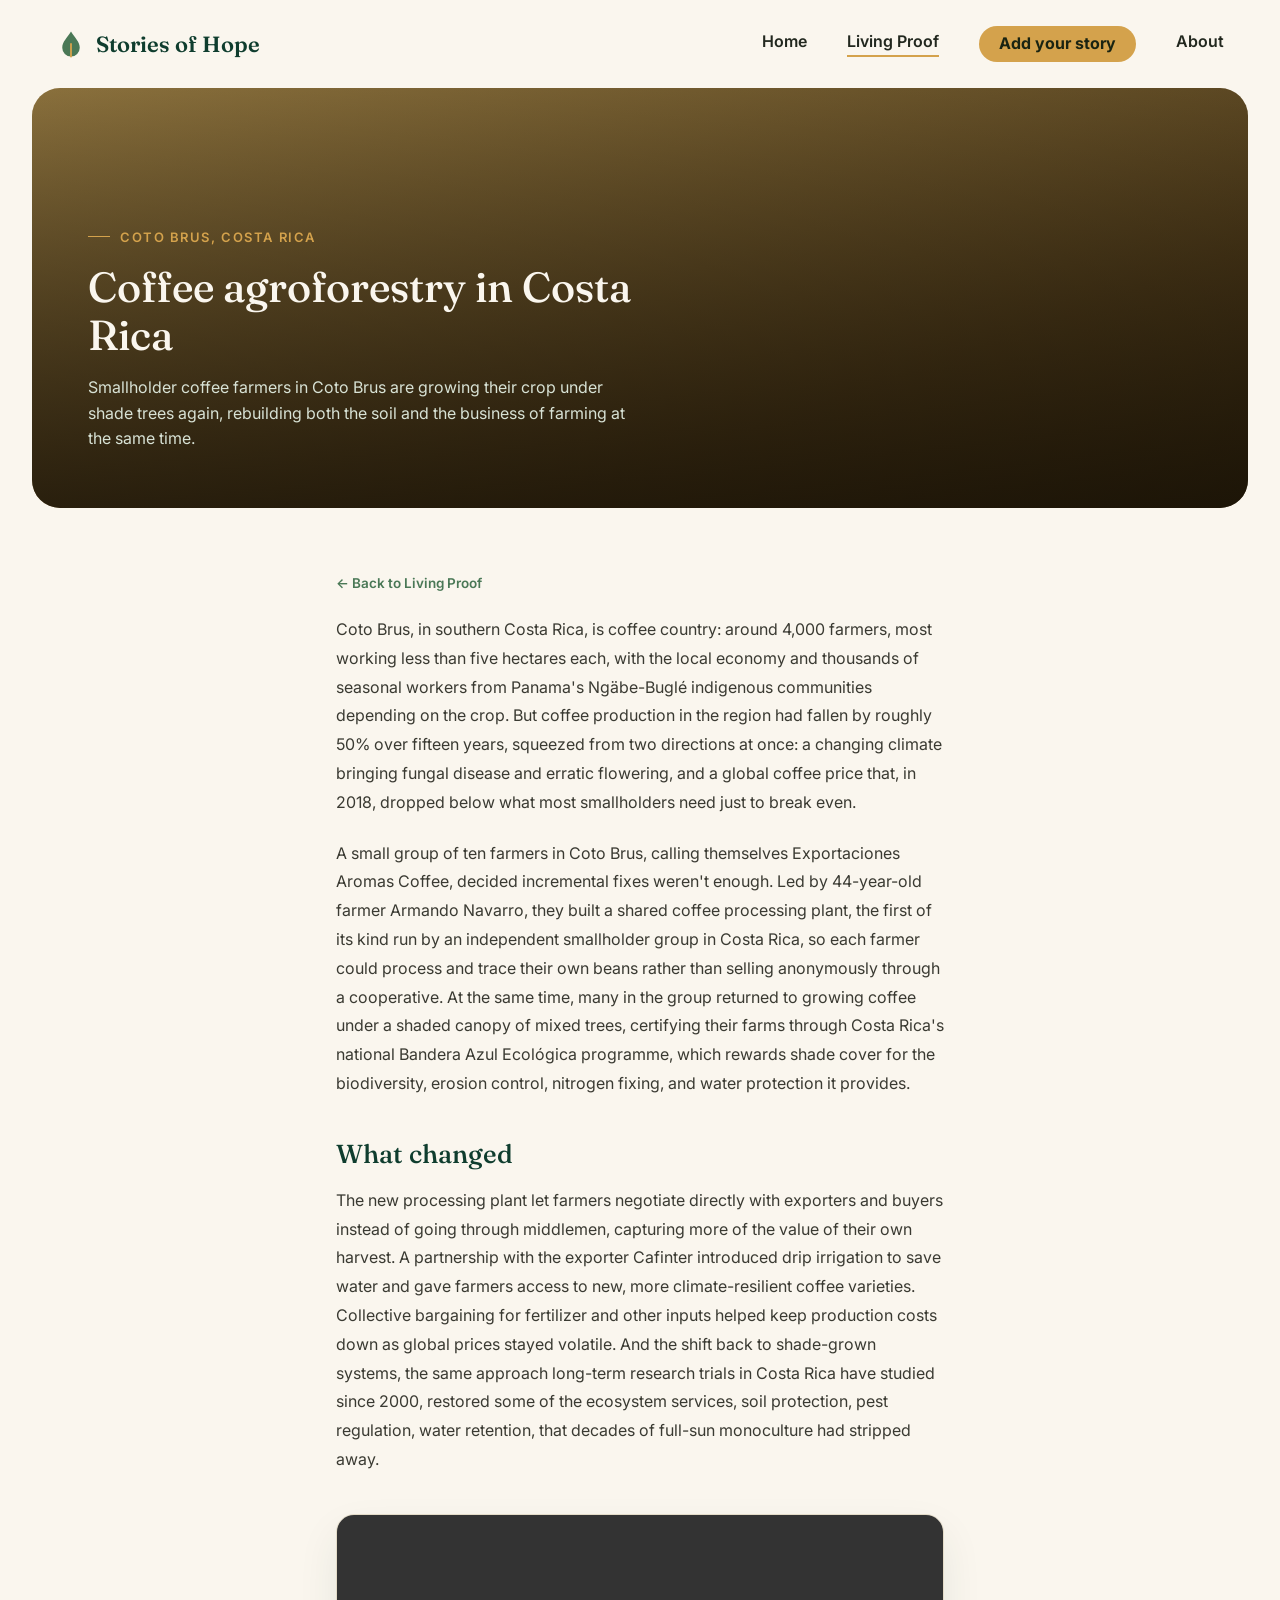
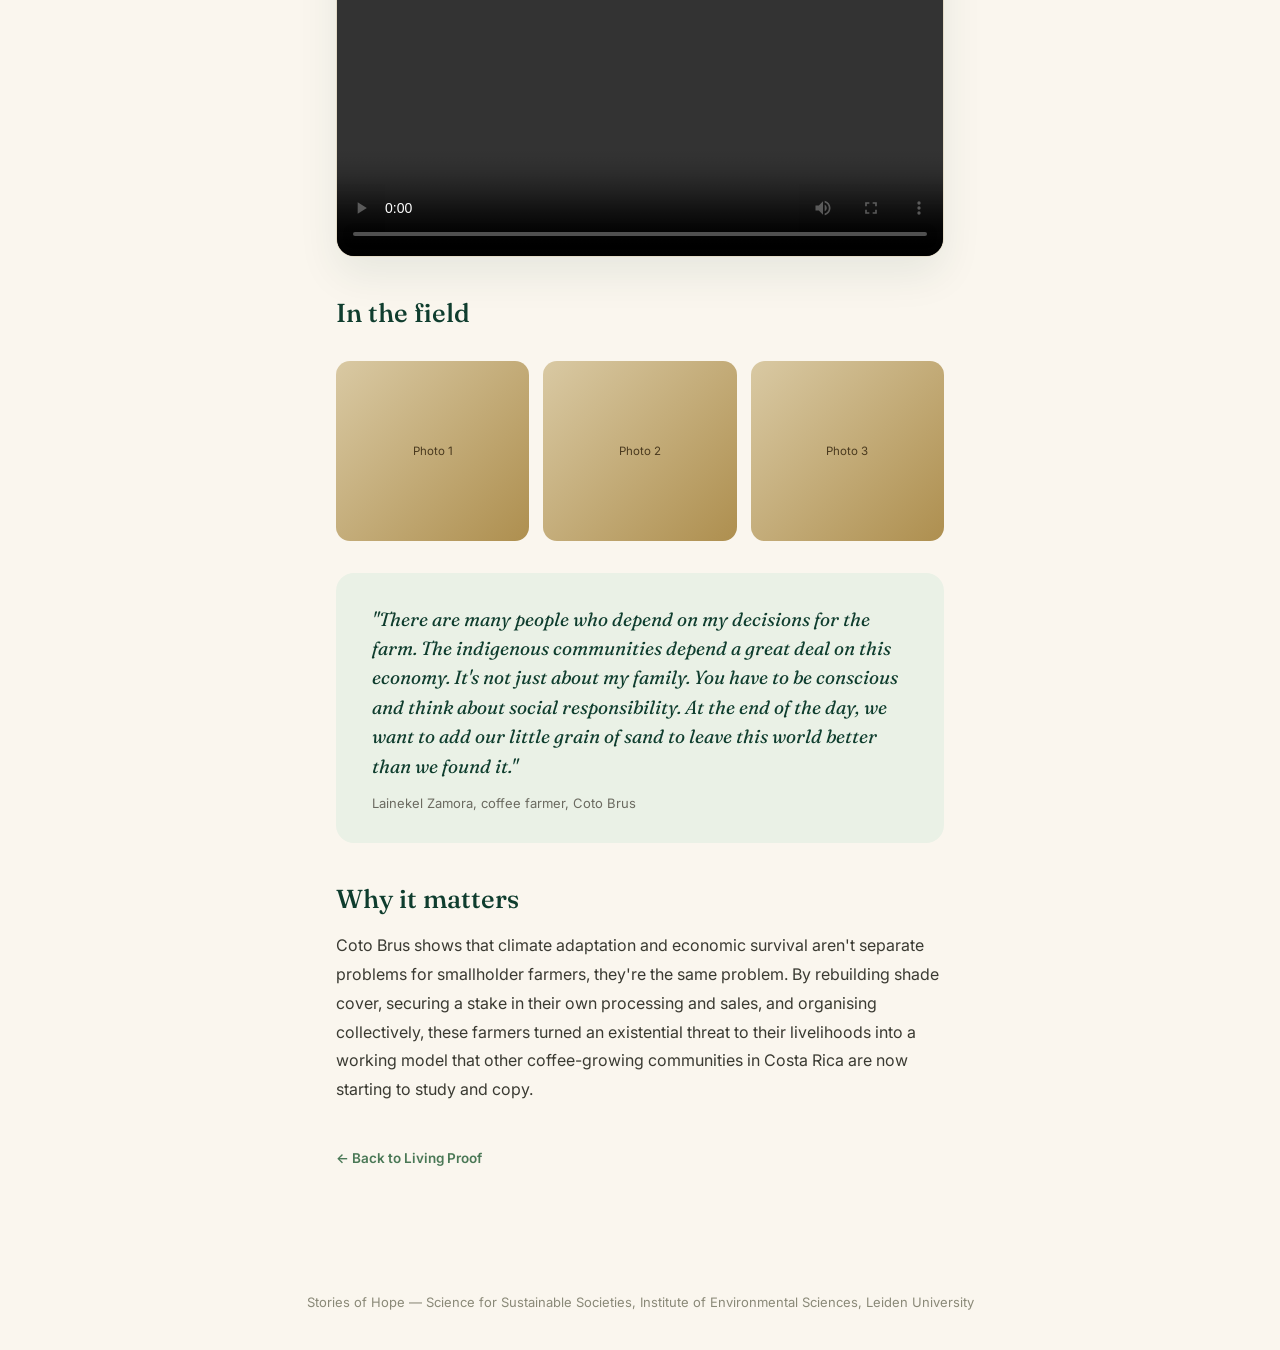
<file: agroforestry.html>
<!DOCTYPE html>
<html lang="en">
<head>
<meta charset="UTF-8" />
<meta name="viewport" content="width=device-width, initial-scale=1.0" />
<title>Stories of Hope — Coffee Agroforestry, Costa Rica</title>
<link rel="preconnect" href="https://fonts.googleapis.com">
<link rel="preconnect" href="https://fonts.gstatic.com" crossorigin>
<link href="https://fonts.googleapis.com/css2?family=Fraunces:opsz,wght@9..144,300;9..144,500;9..144,600&family=Inter:wght@400;500;600&display=swap" rel="stylesheet">
<link rel="icon" type="image/svg+xml" href="favicon.svg">
<link rel="stylesheet" href="styles.css">
<style>
  .story-hero {
    margin: 0 32px; border-radius: 28px; overflow: hidden; min-height: 420px;
    display: flex; align-items: flex-end; background-size: cover; background-position: center;
    background: linear-gradient(160deg, #AE8F4F 0%, #5A4520 70%, #3A2C12 100%);
    position: relative;
  }
  .story-hero-scrim { position: absolute; inset: 0; background: linear-gradient(180deg, rgba(30,20,5,0.25) 0%, rgba(20,14,4,0.78) 100%); }
  .story-hero-content { position: relative; z-index: 2; padding: 56px; max-width: 680px; }

  .story-body { max-width: 720px; margin: 0 auto; padding: 64px 56px; }
  .story-body p { font-size: 16px; line-height: 1.8; color: #3A3A32; margin-bottom: 22px; }
  .story-body h2 { font-family: 'Fraunces', serif; font-weight: 500; font-size: 26px; color: var(--color-forest); margin: 40px 0 16px; }

  .video-frame {
    margin: 40px 0; border-radius: 18px; overflow: hidden;
    border: 1px solid var(--color-border); box-shadow: 0 18px 40px rgba(15,61,46,0.08);
  }
  .video-frame iframe, .video-frame video { width: 100%; aspect-ratio: 16/9; display: block; border: none; }

  .photo-strip { display: grid; grid-template-columns: repeat(3, 1fr); gap: 14px; margin: 32px 0; }
  .photo-strip .ph {
    height: 180px; border-radius: 14px; background-size: cover; background-position: center;
    background: linear-gradient(135deg, #D9C9A3, #AE8F4F);
    display: flex; align-items: center; justify-content: center; color: #4A3A1F; font-size: 11.5px; text-align: center; padding: 10px;
  }

  .interview-quote {
    background: #EAF1E6; border-radius: 18px; padding: 32px 36px; margin: 32px 0;
  }
  .interview-quote blockquote { font-family: 'Fraunces', serif; font-style: italic; font-size: 19px; line-height: 1.55; color: var(--color-forest); }
  .interview-quote cite { display: block; margin-top: 14px; font-size: 13px; color: var(--color-text-muted); font-style: normal; }

  .back-link { display: inline-flex; align-items: center; gap: 6px; font-size: 13.5px; font-weight: 600; color: var(--color-moss); text-decoration: none; margin-bottom: 24px; }

  /* ---- MOBILE ---- */
  @media (max-width: 900px) {
    .story-hero { margin: 0 16px; min-height: 300px; }
    .story-hero-content { padding: 28px 24px; }
    .story-hero-content h1 { font-size: 30px !important; }
    .story-body { padding: 40px 24px; }
    .story-body h2 { font-size: 22px; }
    .photo-strip { grid-template-columns: 1fr; }
    .interview-quote { padding: 24px 22px; flex-direction: column; align-items: flex-start !important; }
    .interview-quote blockquote { font-size: 17px; }
    .cta { flex-direction: column; align-items: flex-start; padding: 28px 24px; }
    .cta h2 { font-size: 22px; }
  }
</style>
</head>
<body>

<nav>
  <a href="index.html" class="logo">
    <svg class="logo-mark" viewBox="0 0 24 24" fill="none" xmlns="http://www.w3.org/2000/svg">
      <path d="M12 2C9 7 5 10 5 15a7 7 0 0014 0c0-5-4-8-7-13z" fill="#4A7856"/>
      <path d="M12 22V12" stroke="#D4A24C" stroke-width="1.5" stroke-linecap="round"/>
    </svg>
    Stories of Hope
  </a>
  <div class="nav-links">
    <a href="index.html">Home</a>
    <a href="living-proof.html" class="active">Living Proof</a>
    <a href="stories.html" class="nav-cta">Add your story</a>
    <a href="about.html">About</a>
  </div>
</nav>

<!-- ===================================================================
     STORY HERO — EDIT: replace background with a real photo using
     style="background-image:url('images/agroforestry-hero.jpg');"
     =================================================================== -->
<div class="story-hero">
  <div class="story-hero-scrim"></div>
  <div class="story-hero-content">
    <div class="hero-eyebrow">Coto Brus, Costa Rica</div>
    <!-- EDIT THIS: headline -->
    <h1 style="font-family:'Fraunces',serif; font-weight:500; font-size:42px; color:var(--color-cream); line-height:1.15; margin-bottom:16px;">Coffee agroforestry in Costa Rica</h1>
    <!-- EDIT THIS: subtitle -->
    <p style="font-size:16px; color:#D8E2D5; line-height:1.6; max-width:560px;">Smallholder coffee farmers in Coto Brus are growing their crop under shade trees again, rebuilding both the soil and the business of farming at the same time.</p>
  </div>
</div>

<div class="story-body">
  <a href="living-proof.html" class="back-link">← Back to Living Proof</a>

  <!-- EDIT THIS PARAGRAPH: opening context -->
  <p>Coto Brus, in southern Costa Rica, is coffee country: around 4,000 farmers, most working less than five hectares each, with the local economy and thousands of seasonal workers from Panama's Ngäbe-Buglé indigenous communities depending on the crop. But coffee production in the region had fallen by roughly 50% over fifteen years, squeezed from two directions at once: a changing climate bringing fungal disease and erratic flowering, and a global coffee price that, in 2018, dropped below what most smallholders need just to break even.</p>

  <!-- EDIT THIS PARAGRAPH -->
  <p>A small group of ten farmers in Coto Brus, calling themselves Exportaciones Aromas Coffee, decided incremental fixes weren't enough. Led by 44-year-old farmer Armando Navarro, they built a shared coffee processing plant, the first of its kind run by an independent smallholder group in Costa Rica, so each farmer could process and trace their own beans rather than selling anonymously through a cooperative. At the same time, many in the group returned to growing coffee under a shaded canopy of mixed trees, certifying their farms through Costa Rica's national Bandera Azul Ecológica programme, which rewards shade cover for the biodiversity, erosion control, nitrogen fixing, and water protection it provides.</p>

  <h2>What changed</h2>
  <!-- EDIT THIS PARAGRAPH -->
  <p>The new processing plant let farmers negotiate directly with exporters and buyers instead of going through middlemen, capturing more of the value of their own harvest. A partnership with the exporter Cafinter introduced drip irrigation to save water and gave farmers access to new, more climate-resilient coffee varieties. Collective bargaining for fertilizer and other inputs helped keep production costs down as global prices stayed volatile. And the shift back to shade-grown systems, the same approach long-term research trials in Costa Rica have studied since 2000, restored some of the ecosystem services, soil protection, pest regulation, water retention, that decades of full-sun monoculture had stripped away.</p>

  <!-- ===============================================================
       VIDEO — paste a YouTube/Vimeo embed link here, or point src=""
       at a self-hosted .mp4 file inside /images.
       =============================================================== -->
  <div class="video-frame">
    <video controls poster="">
      <source src="" type="video/mp4">
      Your browser does not support embedded video. Replace this block with a YouTube/Vimeo iframe if preferred.
    </video>
  </div>

  <h2>In the field</h2>
  <!-- EDIT THESE THREE PHOTO BLOCKS -->
  <div class="photo-strip">
    <div class="ph" style="">Photo 1</div>
    <div class="ph" style="">Photo 2</div>
    <div class="ph" style="">Photo 3</div>
  </div>

  <!-- ===============================================================
       INTERVIEW QUOTE — EDIT the quote and citation.
       =============================================================== -->
  <div class="interview-quote">
    <blockquote>"There are many people who depend on my decisions for the farm. The indigenous communities depend a great deal on this economy. It's not just about my family. You have to be conscious and think about social responsibility. At the end of the day, we want to add our little grain of sand to leave this world better than we found it."</blockquote>
    <cite>Lainekel Zamora, coffee farmer, Coto Brus</cite>
  </div>

  <h2>Why it matters</h2>
  <!-- EDIT THIS PARAGRAPH: closing reflection -->
  <p>Coto Brus shows that climate adaptation and economic survival aren't separate problems for smallholder farmers, they're the same problem. By rebuilding shade cover, securing a stake in their own processing and sales, and organising collectively, these farmers turned an existential threat to their livelihoods into a working model that other coffee-growing communities in Costa Rica are now starting to study and copy.</p>

  <a href="living-proof.html" class="back-link" style="margin-top:24px;">← Back to Living Proof</a>
</div>

<footer>Stories of Hope — Science for Sustainable Societies, Institute of Environmental Sciences, Leiden University</footer>

</body>
</html>
</file>
<file: styles.css>
/* =====================================================================
   STORIES OF HOPE — SHARED STYLESHEET
   This file controls the look of every page. Edit colors/fonts here
   once, and the change applies across the whole site automatically.
   ===================================================================== */

* { box-sizing: border-box; margin: 0; padding: 0; }

:root {
  /* ---- EDIT THESE TO CHANGE THE SITE'S COLOR PALETTE ---- */
  --color-cream: #FAF6EE;
  --color-forest: #0F3D2E;
  --color-moss: #4A7856;
  --color-gold: #D4A24C;
  --color-text: #22281F;
  --color-text-muted: #6B6A60;
  --color-border: #E4DCC8;
}

body {
  font-family: 'Inter', sans-serif;
  color: var(--color-text);
  background: var(--color-cream);
}

.serif { font-family: 'Fraunces', serif; }

img { max-width: 100%; display: block; }

a { color: inherit; }

/* ---------------------------------------------------------------- NAV */
nav {
  display: flex;
  align-items: center;
  justify-content: space-between;
  padding: 26px 56px;
  background: var(--color-cream);
  flex-wrap: wrap;
  gap: 16px;
}
.logo {
  display: flex;
  align-items: center;
  gap: 10px;
  font-family: 'Fraunces', serif;
  font-weight: 600;
  font-size: 22px;
  color: var(--color-forest);
  text-decoration: none;
}
.logo-mark { width: 30px; height: 30px; flex-shrink: 0; }
.nav-links { display: flex; align-items: center; gap: 40px; flex-wrap: wrap; }
.nav-links a {
  color: var(--color-text);
  text-decoration: none;
  font-size: 16px;
  font-weight: 600;
  padding-bottom: 4px;
  border-bottom: 2px solid transparent;
}
.nav-links a.active { border-bottom-color: var(--color-gold); }
.nav-links a:hover { border-bottom-color: var(--color-border); }

/* -------------------------------------------------------------- HERO */
.hero {
  position: relative;
  margin: 0 32px;
  border-radius: 28px;
  overflow: hidden;
  min-height: 560px;
  display: flex;
  align-items: flex-end;
  background: linear-gradient(160deg, #1A4D38 0%, #0F3D2E 55%, #0B2E22 100%);
  background-size: cover;
  background-position: center;
}
.hero-video {
  position: absolute;
  inset: 0;
  width: 100%;
  height: 100%;
  object-fit: cover;
  z-index: 0;
}
.hero-texture {
  position: absolute; inset: 0; z-index: 1;
  background-image:
    linear-gradient(180deg, rgba(11,30,22,0.55) 0%, rgba(11,30,22,0.75) 100%),
    radial-gradient(circle at 18% 25%, rgba(212,162,76,0.18), transparent 38%),
    radial-gradient(circle at 82% 70%, rgba(74,120,86,0.35), transparent 45%);
}
.hero-content { position: relative; z-index: 2; padding: 64px; max-width: 640px; }
.hero-eyebrow {
  color: var(--color-gold);
  font-size: 13px; font-weight: 600; letter-spacing: 0.12em; text-transform: uppercase;
  margin-bottom: 18px; display: flex; align-items: center; gap: 10px;
}
.hero-eyebrow::before { content: ""; width: 22px; height: 1px; background: var(--color-gold); }
.hero h1 {
  font-family: 'Fraunces', serif; font-weight: 500; font-size: 54px; line-height: 1.08;
  color: var(--color-cream); margin-bottom: 22px; letter-spacing: -0.01em;
}
.hero h1 em { font-style: italic; color: #E8C988; font-weight: 500; }
.hero p { font-size: 17px; line-height: 1.65; color: #D8E2D5; margin-bottom: 34px; max-width: 480px; }
.hero-actions { display: flex; gap: 14px; flex-wrap: wrap; }

/* ------------------------------------------------------------ BUTTONS */
.btn-primary {
  background: var(--color-gold); color: #1A2412; padding: 14px 28px; border-radius: 99px;
  font-weight: 600; font-size: 14px; text-decoration: none; display: inline-flex; align-items: center; gap: 8px;
  border: none; cursor: pointer;
}
.btn-ghost {
  border: 1.5px solid rgba(250,246,238,0.35); color: var(--color-cream); padding: 14px 28px;
  border-radius: 99px; font-weight: 600; font-size: 14px; text-decoration: none;
}
.btn-dark {
  background: #1A2412; color: var(--color-cream); padding: 16px 32px; border-radius: 99px;
  font-weight: 600; font-size: 14px; text-decoration: none; white-space: nowrap; display: inline-block;
}

/* ---- ATTENTION-GRABBING "ADD YOUR STORY" ---- */
/* The button flashes: it scales, glows, AND changes colour, so it is
   impossible to miss. Colour is the key part, since it stays visible
   even if a browser or OS suppresses movement. */
@keyframes pulse-glow {
  0%, 100% {
    transform: scale(1);
    background: #1A2412;
    box-shadow: 0 0 0 0 rgba(232,114,74,0.85);
  }
  50% {
    transform: scale(1.10);
    background: #D85A30;
    box-shadow: 0 0 0 22px rgba(232,114,74,0);
  }
}
.btn-pulse {
  animation: pulse-glow 1.2s ease-in-out infinite;
  font-size: 17px;
  padding: 20px 42px;
  font-weight: 800;
  letter-spacing: 0.02em;
}
.btn-pulse:hover { animation-play-state: paused; background: #D85A30; }

/* Light variant of the pulse, for the hero button sitting on the dark
   video background. Flashes to orange so it pops against the greens. */
@keyframes pulse-glow-light {
  0%, 100% {
    transform: scale(1);
    background: transparent;
    border-color: rgba(250,246,238,0.7);
    color: var(--color-cream);
    box-shadow: 0 0 0 0 rgba(232,114,74,0.85);
  }
  50% {
    transform: scale(1.10);
    background: #D85A30;
    border-color: #D85A30;
    color: #fff;
    box-shadow: 0 0 0 22px rgba(232,114,74,0);
  }
}
.btn-pulse-light {
  animation: pulse-glow-light 1.2s ease-in-out infinite;
  font-weight: 800;
}
.btn-pulse-light:hover { animation-play-state: paused; background: #D85A30; border-color: #D85A30; color: #fff; }

@keyframes pulse-color-only-light {
  0%, 100% { background: transparent; }
  50%      { background: #D85A30; border-color: #D85A30; }
}

/* Reduced motion: drop the movement, but keep a colour flash so the
   button still stands out. */
@keyframes pulse-color-only {
  0%, 100% { background: #1A2412; }
  50%      { background: #D85A30; }
}
@media (prefers-reduced-motion: reduce) {
  .btn-pulse { animation: pulse-color-only 1.6s ease-in-out infinite; }
  .btn-pulse-light { animation: pulse-color-only-light 1.6s ease-in-out infinite; }
  .nav-links a.nav-cta { animation: none; }
}

/* The "Add your story" item in the top navigation: gold pill that pulses */
@keyframes nav-pulse {
  0%, 100% { box-shadow: 0 0 0 0 rgba(212,162,76,0.6); }
  50%      { box-shadow: 0 0 0 10px rgba(212,162,76,0); }
}
.nav-links a.nav-cta {
  background: var(--color-gold); color: #1A2412; padding: 9px 20px; border-radius: 99px;
  border-bottom: 2px solid transparent; font-weight: 700; line-height: 1;
  animation: nav-pulse 1.8s ease-in-out infinite;
}
.nav-links a.nav-cta:hover { border-bottom-color: transparent; background: #E0B25C; animation-play-state: paused; }
.nav-links a.nav-cta.active { border-bottom: none; }

/* Respect users who prefer reduced motion */
/* On touch devices there is no hover, so the tooltips are unreachable.
   Hide them there and make the pills look tappable instead; the
   "Explain the boundaries" pop-up carries the same information. */
@media (hover: none) {
  .pill[data-tip]:hover::after,
  .pill[data-tip]:hover::before,
  .stat-tip[data-tip]:hover::after { display: none; }
}

.btn-ghost-light {
  border: 1.5px solid rgba(250,246,238,0.3); color: var(--color-cream); padding: 12px 24px; border-radius: 99px;
  font-size: 13.5px; font-weight: 600; text-decoration: none; white-space: nowrap; display: inline-block;
}

/* ------------------------------------------------------------- STATS */
.stats { display: grid; grid-template-columns: repeat(4, 1fr); gap: 1px; background: var(--color-border); margin: 0 32px; margin-top: -1px; }
.stat { background: var(--color-cream); padding: 36px 28px; text-align: left; }
.stat .num { font-family: 'Fraunces', serif; font-size: 52px; font-weight: 600; line-height: 1; color: var(--color-forest); }
.stat .label { font-size: 14px; font-weight: 600; color: var(--color-text); margin-top: 8px; }
/* Hover tooltip on the planetary-boundaries stat */
.stat-tip { position: relative; cursor: default; }
.stat-tip[data-tip]:hover::after {
  content: attr(data-tip);
  position: absolute; top: calc(100% + 10px); left: 0;
  width: 280px; background: var(--color-forest); color: var(--color-cream);
  font-size: 12.5px; line-height: 1.5; text-align: left; font-weight: 400;
  padding: 14px 16px; border-radius: 12px; box-shadow: 0 12px 30px rgba(0,0,0,0.25);
  z-index: 50; pointer-events: none;
}

/* ----------------------------------------------------------- SECTION */
.section { padding: 88px 56px; max-width: 1180px; margin: 0 auto; }
.section-split { display: grid; grid-template-columns: 0.85fr 1fr; gap: 64px; align-items: center; }
.section-eyebrow { color: var(--color-moss); font-size: 13px; font-weight: 600; letter-spacing: 0.1em; text-transform: uppercase; margin-bottom: 16px; }
.section h2 { font-family: 'Fraunces', serif; font-weight: 500; font-size: 36px; line-height: 1.2; color: var(--color-forest); margin-bottom: 20px; }
.section p.lead { font-size: 16px; line-height: 1.75; color: #4A4A42; }

.photo-block {
  border-radius: 20px; height: 380px; background: linear-gradient(135deg, #C9D9C3, #8FAE89);
  background-size: cover; background-position: center;
  display: flex; align-items: center; justify-content: center; color: #3A4A35;
  font-size: 13px; font-weight: 500; text-align: center; position: relative; overflow: hidden;
}
.photo-caption { position: relative; z-index: 1; background: rgba(250,246,238,0.92); padding: 8px 16px; border-radius: 99px; }

/* ---------------------------------------------------- BOUNDARY STRIP */
.boundaries-section { background: var(--color-forest); padding: 80px 56px; }
.boundaries-section .section-eyebrow { color: var(--color-gold); }
.boundaries-section h2 { color: var(--color-cream); }
.boundaries-section p.lead { color: #C5D4C0; max-width: 560px; }
.boundary-pills { display: flex; flex-wrap: wrap; gap: 10px; margin-top: 36px; }
.pill { position: relative; border: 1px solid rgba(250,246,238,0.25); color: #E5EDE2; font-size: 13px; padding: 8px 18px; border-radius: 99px; cursor: default; }
/* Hover tooltip explaining each planetary boundary */
.pill[data-tip]:hover::after {
  content: attr(data-tip);
  position: absolute; bottom: calc(100% + 12px); left: 0;
  width: 260px; max-width: 80vw; background: var(--color-cream); color: var(--color-text);
  font-size: 12.5px; line-height: 1.5; text-align: left; font-weight: 400;
  padding: 12px 14px; border-radius: 12px; box-shadow: 0 12px 30px rgba(0,0,0,0.25);
  z-index: 50; pointer-events: none;
}
.pill[data-tip]:hover::before {
  content: ""; position: absolute; bottom: calc(100% + 4px); left: 24px;
  border: 8px solid transparent; border-top-color: var(--color-cream); z-index: 50; pointer-events: none;
}

/* -------------------------------------------------------- STEP CARDS */
.steps-grid { display: grid; grid-template-columns: repeat(3, 1fr); gap: 28px; margin-top: 48px; }
.step-card { background: #fff; border: 1px solid var(--color-border); border-radius: 18px; padding: 24px 22px; }
.step-mark { width: 34px; height: 34px; border-radius: 10px; background: #EAF1E6; display: flex; align-items: center; justify-content: center; margin-bottom: 14px; color: var(--color-moss); }
.step-card h3 { font-family: 'Fraunces', serif; font-size: 19px; font-weight: 500; color: var(--color-forest); margin-bottom: 10px; }
.step-card p { font-size: 14px; line-height: 1.6; color: var(--color-text-muted); }

/* -------------------------------------------------------------- CTA */
.cta { margin: 0 32px 64px; border-radius: 28px; background: linear-gradient(135deg, var(--color-gold), #C28A35); padding: 44px 48px; display: flex; align-items: center; justify-content: space-between; flex-wrap: wrap; gap: 24px; }
.cta h2 { font-family: 'Fraunces', serif; font-weight: 500; font-size: 32px; color: #1A2412; max-width: 460px; line-height: 1.25; }

/* ----------------------------------------------------------- FOOTER */
footer { padding: 40px 56px; text-align: center; color: #8A8978; font-size: 13px; }

/* ------------------------------------------------------- ABOUT PAGE */
.page-header { padding: 64px 56px 48px; max-width: 760px; }
.page-header h1 { font-family: 'Fraunces', serif; font-weight: 500; font-size: 44px; line-height: 1.15; color: var(--color-forest); margin-bottom: 22px; }
.page-header p.lead { font-size: 17px; line-height: 1.75; color: #4A4A42; }

.quote-block { margin: 56px 56px; background: var(--color-forest); border-radius: 24px; padding: 56px 64px; display: flex; gap: 40px; align-items: center; flex-wrap: wrap; min-height: 420px; }
.quote-block .photo {
  width: 200px; height: 200px; flex-shrink: 0; border-radius: 16px;
  background: linear-gradient(150deg, var(--color-moss), #2E5A3F); background-size: cover; background-position: center;
  display: flex; align-items: center; justify-content: center; color: rgba(250,246,238,0.7); font-size: 12px; text-align: center; padding: 12px;
}
.quote-block blockquote { font-family: 'Fraunces', serif; font-style: italic; font-weight: 300; font-size: 24px; line-height: 1.5; color: var(--color-cream); max-width: 900px; }
.quote-block cite { display: block; margin-top: 18px; font-family: 'Inter', sans-serif; font-style: normal; font-size: 13px; color: #B9C9B4; }

.field-grid { display: grid; grid-template-columns: repeat(3, 1fr); gap: 24px; }
.field-card { border-radius: 18px; overflow: hidden; background: #fff; border: 1px solid var(--color-border); }
.field-photo {
  height: 160px; background: linear-gradient(135deg, #C9D9C3, #8FAE89); background-size: cover; background-position: center;
  display: flex; align-items: center; justify-content: center; color: #3A4A35; font-size: 12px; text-align: center; padding: 12px;
}
.field-photo.alt1 { background: linear-gradient(135deg, #D9C9A3, #AE8F4F); color: #4A3A1F; }
.field-photo.alt2 { background: linear-gradient(135deg, #A3C9D9, #4F8FAE); color: #1F3A4A; }
.field-card .body { padding: 22px; }
.field-card h3 { font-family: 'Fraunces', serif; font-size: 17px; font-weight: 500; color: var(--color-forest); margin-bottom: 8px; }
.field-card p { font-size: 13px; line-height: 1.6; color: var(--color-text-muted); }

.principles { background: #EAF1E6; border-radius: 24px; margin: 0 56px; padding: 56px; }
.principles h2 { color: var(--color-forest); margin-bottom: 12px; }
.principles > p { font-size: 15px; color: #4A4A42; max-width: 580px; margin-bottom: 40px; }
.principle-list { display: grid; grid-template-columns: repeat(2, 1fr); gap: 28px 48px; }
.principle { display: flex; gap: 16px; }
.principle .num { font-family: 'Fraunces', serif; font-size: 22px; font-weight: 500; color: var(--color-gold); flex-shrink: 0; }
.principle h4 { font-size: 15px; font-weight: 600; color: var(--color-forest); margin-bottom: 6px; }
.principle p { font-size: 13.5px; line-height: 1.6; color: #5A5A50; }

/* ---------------------------------------------------- STORIES PAGE */
.map-frame { margin: 0 56px 72px; border-radius: 24px; overflow: hidden; border: 1px solid var(--color-border); box-shadow: 0 24px 64px rgba(15,61,46,0.08); }
.map-frame-bar { background: var(--color-forest); padding: 14px 24px; display: flex; align-items: center; gap: 12px; }
.map-frame-bar .dot { width: 8px; height: 8px; border-radius: 50%; background: rgba(250,246,238,0.3); }
.map-frame-bar .url { font-size: 12px; color: #C5D4C0; margin-left: 8px; }
.map-embed { width: 100%; height: 640px; border: none; display: block; }

.legend-strip { margin: 40px 56px 0; display: flex; flex-wrap: wrap; gap: 10px; }
.legend-pill { display: flex; align-items: center; gap: 7px; border: 1px solid var(--color-border); background: #fff; font-size: 12.5px; padding: 6px 14px; border-radius: 99px; color: #4A4A42; }
.legend-dot { width: 9px; height: 9px; border-radius: 50%; }

.recent-section { padding: 80px 56px 64px; max-width: 1160px; margin: 0 auto; }
.recent-section h2 { font-family: 'Fraunces', serif; font-weight: 500; font-size: 28px; color: var(--color-forest); margin-bottom: 8px; }
.recent-section > p { font-size: 14px; color: var(--color-text-muted); margin-bottom: 36px; }

.story-grid { display: grid; grid-template-columns: repeat(3, 1fr); gap: 24px; }
.story-card { background: #fff; border: 1px solid var(--color-border); border-radius: 18px; overflow: hidden; }
/* Photo shown in full (contain), so portrait shots are not cropped.
   The soft background fills any empty space beside a tall photo. */
.story-photo {
  height: 220px;
  background-size: contain;
  background-position: center;
  background-repeat: no-repeat;
  background-color: #EAF1E6;
  display: flex; align-items: center; justify-content: center;
  font-size: 12px; color: rgba(255,255,255,0.85); text-align: center; padding: 12px;
}
.story-photo.p1 { background: linear-gradient(135deg, var(--color-moss), #2E5A3F); }
.story-photo.p2 { background: linear-gradient(135deg, #D85A30, #993C1D); }
.story-photo.p3 { background: linear-gradient(135deg, #378ADD, #185FA5); }
.story-body { padding: 20px 22px; }
.story-tags { display: flex; gap: 6px; margin-bottom: 10px; flex-wrap: wrap; }
.story-tag { font-size: 10.5px; font-weight: 600; padding: 3px 9px; border-radius: 99px; }
.story-tag.climate { background: #FAECE7; color: #993C1D; }
.story-tag.bio { background: #EAF3DE; color: #3B6D11; }
.story-tag.land { background: #FAEEDA; color: #854F0B; }
.story-tag.fresh { background: #E6F1FB; color: #0C447C; }
.story-card h3 { font-family: 'Fraunces', serif; font-size: 16px; font-weight: 500; color: var(--color-forest); margin-bottom: 6px; }
.story-card p { font-size: 13px; line-height: 1.55; color: var(--color-text-muted); }
.story-loc { margin-top: 12px; font-size: 11.5px; color: #9A9988; display: flex; align-items: center; gap: 5px; }

/* ---------------------------------------------------- ADD STORY PAGE */
.checklist { margin: 48px 56px; display: grid; grid-template-columns: repeat(4, 1fr); gap: 1px; background: var(--color-border); border-radius: 18px; overflow: hidden; }
.check-item { background: #fff; padding: 26px 22px; }
.check-item .icon { width: 32px; height: 32px; border-radius: 9px; background: #EAF1E6; color: var(--color-moss); display: flex; align-items: center; justify-content: center; margin-bottom: 14px; }
.check-item h4 { font-size: 13.5px; font-weight: 600; color: var(--color-forest); margin-bottom: 5px; }
.check-item p { font-size: 12.5px; line-height: 1.5; color: var(--color-text-muted); }

.help-banner { margin: 48px 56px 64px; background: var(--color-forest); border-radius: 20px; padding: 36px 44px; display: flex; align-items: center; justify-content: space-between; gap: 32px; flex-wrap: wrap; }
.help-banner h3 { font-family: 'Fraunces', serif; font-weight: 500; font-size: 20px; color: var(--color-cream); margin-bottom: 6px; }
.help-banner p { font-size: 13.5px; color: #B9C9B4; max-width: 420px; }

/* --------------------------------------------------------- RESPONSIVE */
@media (max-width: 900px) {
  .section-split { grid-template-columns: 1fr; }
  .steps-grid { grid-template-columns: 1fr; }
  .field-grid { grid-template-columns: 1fr; }
  .story-grid { grid-template-columns: 1fr; }
  .checklist { grid-template-columns: repeat(2, 1fr); }
  .stats { grid-template-columns: repeat(2, 1fr); }
  .principle-list { grid-template-columns: 1fr; }
  .bio-grid { grid-template-columns: 1fr !important; }
  /* Inside each bio card, put the photo above the text instead of beside it */
  .bio-card { flex-direction: column; align-items: flex-start !important; }
  .hero h1 { font-size: 38px; }
  nav { padding: 18px 24px; }
  .section, .page-header, .recent-section { padding-left: 24px; padding-right: 24px; }
  .hero, .map-frame, .cta, .quote-block, .principles, .checklist, .help-banner, .stats { margin-left: 16px; margin-right: 16px; }
}

/* ---- PHONES ---- */
@media (max-width: 600px) {
  /* Navigation: let the links wrap neatly instead of squeezing */
  nav { padding: 14px 16px; gap: 10px; }
  .nav-links { gap: 14px; width: 100%; }
  .nav-links a { font-size: 14px; }
  .logo { font-size: 18px; }

  /* Hero: smaller headline, buttons stack full width */
  .hero { min-height: 440px; }
  .hero-content { padding: 32px 24px; }
  .hero h1 { font-size: 30px; }
  .hero p { font-size: 15px; }
  .hero-actions { flex-direction: column; align-items: stretch; }
  .hero-actions a { text-align: center; }

  /* Stats: one per row so the big numbers stay readable */
  .stats { grid-template-columns: 1fr; }
  .stat { padding: 22px 20px; }
  .stat .num { font-size: 42px; }

  /* Gold call-to-action banner */
  .cta { padding: 28px 24px; }
  .cta h2 { font-size: 22px; }
  .btn-pulse { width: 100%; text-align: center; font-size: 15px; padding: 16px 24px; }

  /* Boundaries section */
  .boundaries-section { padding: 48px 24px; }
  .boundaries-section h2 { font-size: 24px; }
  .pill { font-size: 12px; padding: 7px 14px; }

  /* Quote block on the About page */
  .quote-block { padding: 32px 24px; min-height: 320px; }
  .quote-block blockquote { font-size: 19px; }

  /* Page headers and sections */
  .page-header { padding: 40px 24px 32px; }
  .page-header h1 { font-size: 30px; }
  .section { padding: 48px 24px; }

  /* Recently added: photos a bit shorter on small screens */
  .story-photo { height: 180px; }
}
</file>
